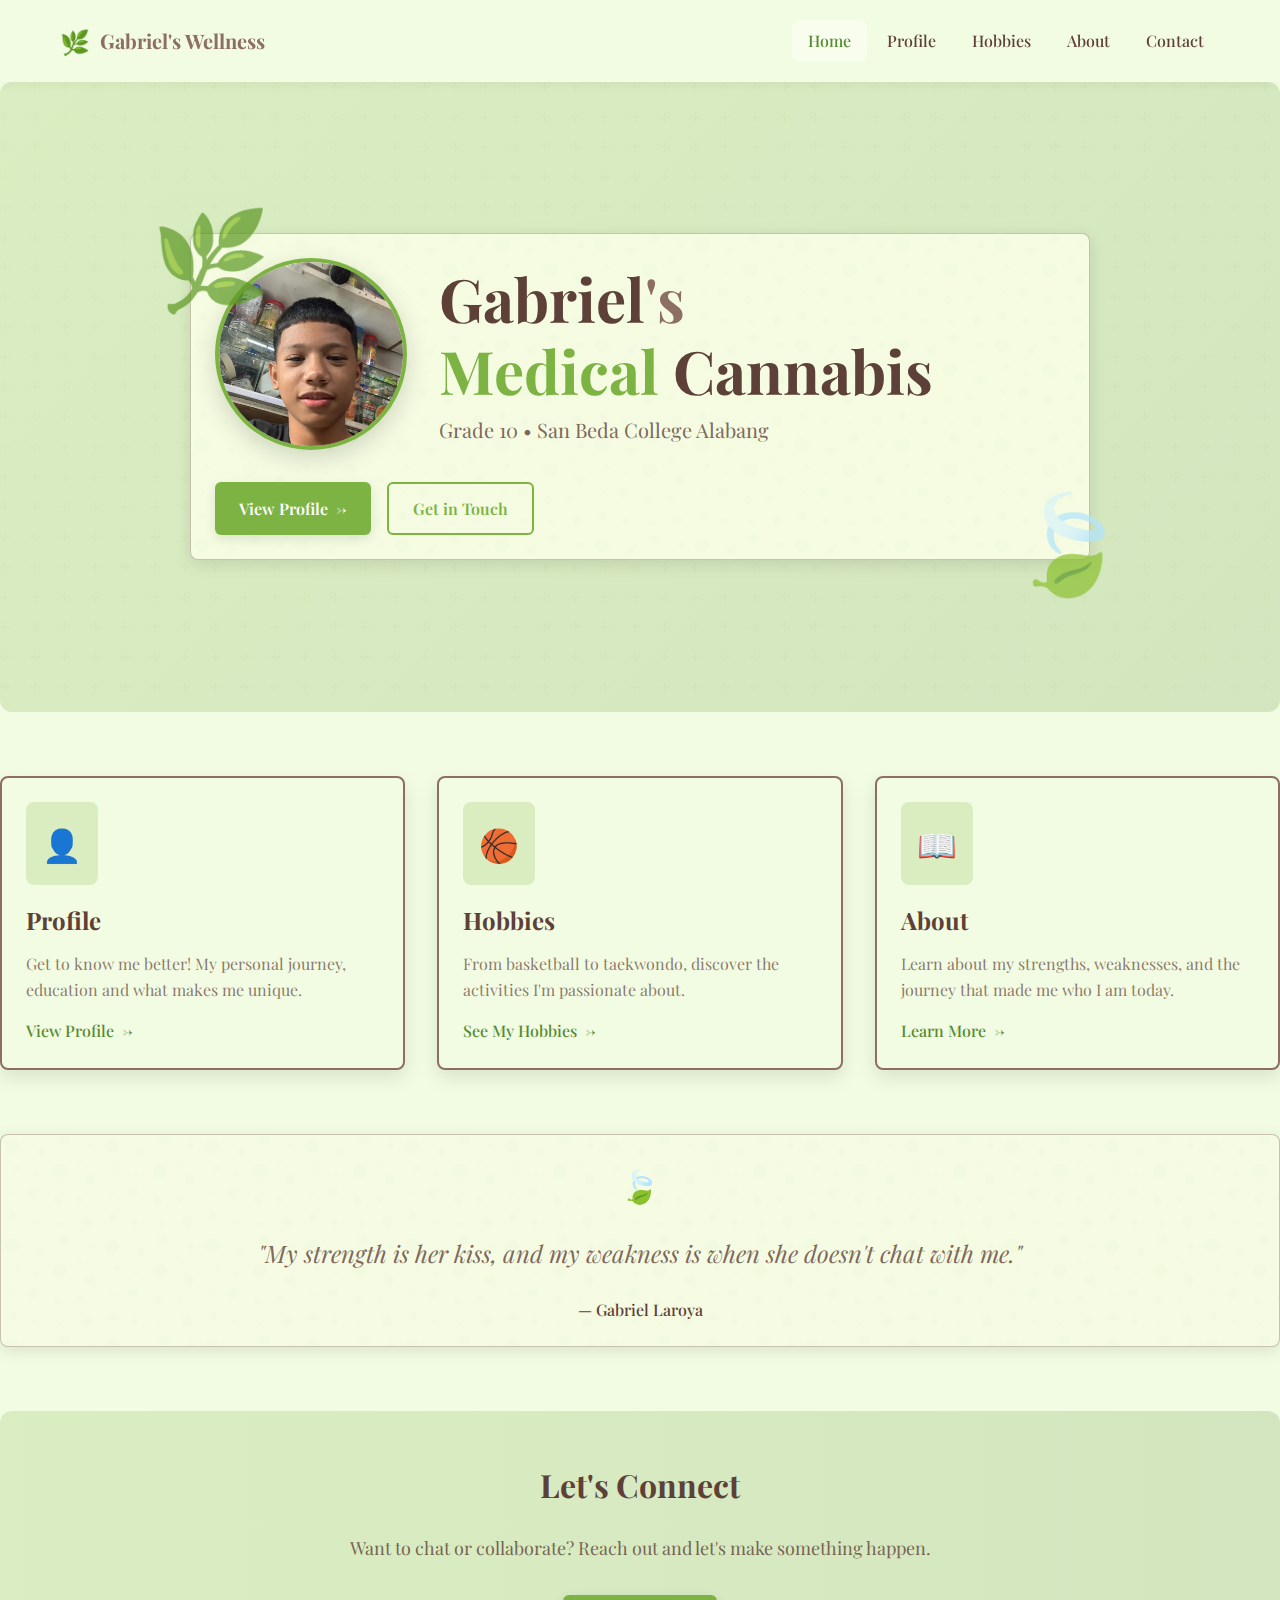
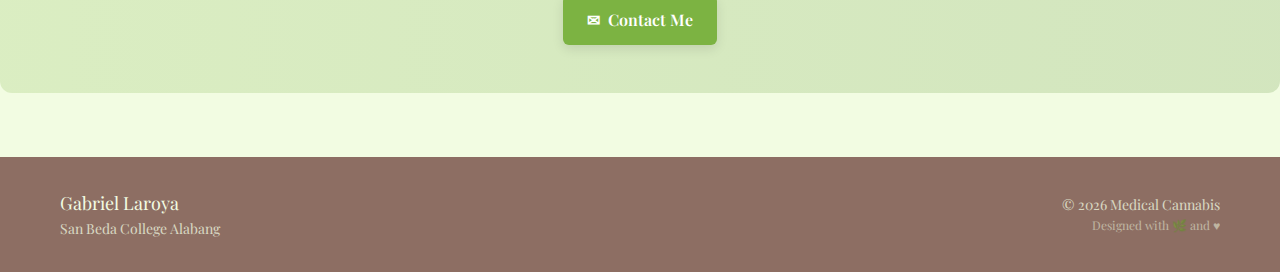
<file: index.html>
<!DOCTYPE html>
<html lang="en">
  <head>
    <meta charset="UTF-8" />
    <meta name="viewport" content="width=device-width, initial-scale=1.0" />
    <title>Gabriel's Medical Cannabis</title>
    <meta name="description" content="Gabriel's Medical Cannabis - Personal Wellness Website" />
    <meta name="author" content="Gabriel Laroya" />

    <link rel="stylesheet" href="styles/main.css">
    <link rel="stylesheet" href="https://fonts.googleapis.com/css2?family=Playfair+Display:wght@400;700&display=swap">
    
    <!-- Favicon -->
    <link rel="icon" href="favicon.ico" type="image/x-icon">
  </head>

  <body>
    <div class="wrapper">
      <!-- Header -->
      <header class="header">
        <div class="container">
          <a href="index.html" class="logo">
            <span class="logo-icon">🌿</span>
            <h1 class="logo-text">Gabriel's Wellness</h1>
          </a>
          
          <!-- Desktop Navigation -->
          <nav class="nav-desktop">
            <a href="index.html" class="nav-link active">Home</a>
            <a href="profile.html" class="nav-link">Profile</a>
            <a href="hobbies.html" class="nav-link">Hobbies</a>
            <a href="about.html" class="nav-link">About</a>
            <a href="contact.html" class="nav-link">Contact</a>
          </nav>
          
          <!-- Mobile Menu Button -->
          <button class="menu-toggle">
            <span class="menu-icon">☰</span>
          </button>
        </div>
        
        <!-- Mobile Navigation -->
        <nav class="nav-mobile">
          <a href="index.html" class="nav-link active">
            <span class="icon">🏠</span>
            <span>Home</span>
          </a>
          <a href="profile.html" class="nav-link">
            <span class="icon">👤</span>
            <span>Profile</span>
          </a>
          <a href="hobbies.html" class="nav-link">
            <span class="icon">🏀</span>
            <span>Hobbies</span>
          </a>
          <a href="about.html" class="nav-link">
            <span class="icon">📖</span>
            <span>About</span>
          </a>
          <a href="contact.html" class="nav-link">
            <span class="icon">✉</span>
            <span>Contact</span>
          </a>
        </nav>
      </header>

      <!-- Main Content -->
      <main>
        <!-- Hero Section -->
        <section class="hero">
          <div class="hero-background"></div>
          <div class="hero-pattern"></div>
          
          <div class="paper-card hero-content">
            <div class="hero-decoration left">
              <div class="cannabis-icon float-animation">🌿</div>
            </div>
            <div class="hero-decoration right">
              <div class="cannabis-icon float-animation">🍃</div>
            </div>
            
            <div class="hero-profile">
              <div class="profile-image">
                <img src="public/lovable-uploads/470251c0-5e0d-4df1-ac47-bb697e3ab111.png" alt="Gabriel Laroya">
              </div>
              <div class="profile-info">
                <h1>Gabriel<span class="accent-brown">'s</span> <br>
                  <span class="accent-green">Medical</span> Cannabis
                </h1>
                
                <p class="subtitle">
                  Grade 10 • San Beda College Alabang
                </p>
              </div>
            </div>
            
            <div class="hero-buttons">
              <a href="profile.html" class="cannabis-button">
                View Profile <span class="arrow">→</span>
              </a>
              <a href="contact.html" class="outline-button">
                Get in Touch
              </a>
            </div>
          </div>
        </section>

        <!-- Featured Sections -->
        <section class="featured-sections">
          <!-- Profile Teaser -->
          <div class="retro-card">
            <div class="card-icon">
              <span class="icon">👤</span>
            </div>
            <h2>Profile</h2>
            <p>
              Get to know me better! My personal journey, education and what makes me unique.
            </p>
            <a href="profile.html" class="card-link">
              View Profile <span class="arrow">→</span>
            </a>
          </div>
          
          <!-- Hobbies Teaser -->
          <div class="retro-card">
            <div class="card-icon">
              <span class="icon">🏀</span>
            </div>
            <h2>Hobbies</h2>
            <p>
              From basketball to taekwondo, discover the activities I'm passionate about.
            </p>
            <a href="hobbies.html" class="card-link">
              See My Hobbies <span class="arrow">→</span>
            </a>
          </div>
          
          <!-- About Teaser -->
          <div class="retro-card">
            <div class="card-icon">
              <span class="icon">📖</span>
            </div>
            <h2>About</h2>
            <p>
              Learn about my strengths, weaknesses, and the journey that made me who I am today.
            </p>
            <a href="about.html" class="card-link">
              Learn More <span class="arrow">→</span>
            </a>
          </div>
        </section>

        <!-- Quote Section -->
        <section class="quote-section">
          <div class="paper-card quote-container">
            <span class="leaf-icon">🍃</span>
            <blockquote>
              "My strength is her kiss, and my weakness is when she doesn't chat with me."
            </blockquote>
            <p class="quote-author">— Gabriel Laroya</p>
          </div>
        </section>

        <!-- Contact CTA -->
        <section class="contact-cta">
          <div class="cta-container">
            <h2>Let's Connect</h2>
            <p>
              Want to chat or collaborate? Reach out and let's make something happen.
            </p>
            <a href="contact.html" class="cannabis-button">
              <span class="icon">✉</span>
              Contact Me
            </a>
          </div>
        </section>
      </main>

      <!-- Footer -->
      <footer>
        <div class="container">
          <div class="footer-content">
            <div class="footer-info">
              <p class="footer-name">Gabriel Laroya</p>
              <p class="footer-school">San Beda College Alabang</p>
            </div>
            <div class="footer-meta">
              <p class="footer-copyright">© <span id="current-year">2024</span> Medical Cannabis</p>
              <p class="footer-tagline">Designed with 🌿 and ♥</p>
            </div>
          </div>
        </div>
      </footer>
    </div>

    <script>
      // Set current year in footer
      document.getElementById('current-year').textContent = new Date().getFullYear();
      
      // Mobile menu toggle
      const menuToggle = document.querySelector('.menu-toggle');
      const navMobile = document.querySelector('.nav-mobile');
      
      menuToggle.addEventListener('click', () => {
        navMobile.classList.toggle('active');
        menuToggle.classList.toggle('open');
      });
    </script>
  </body>
</html>
</file>
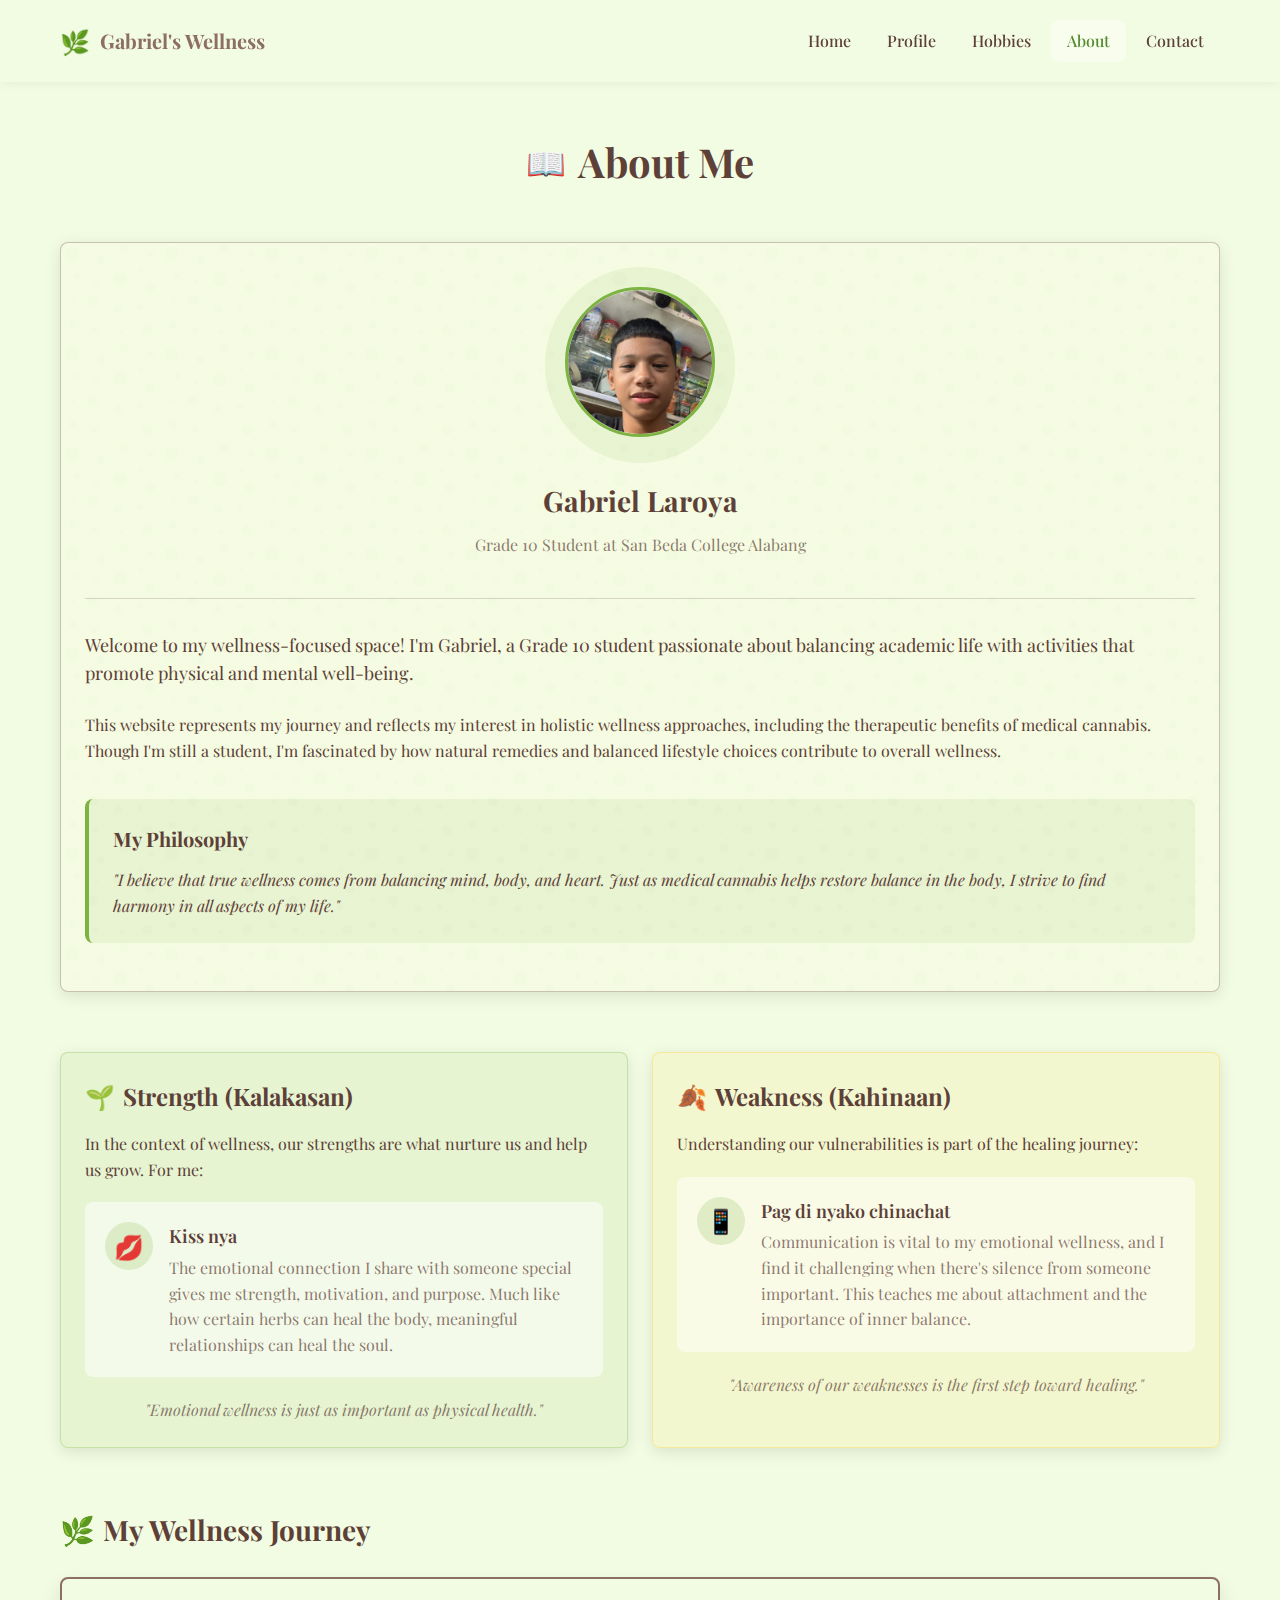
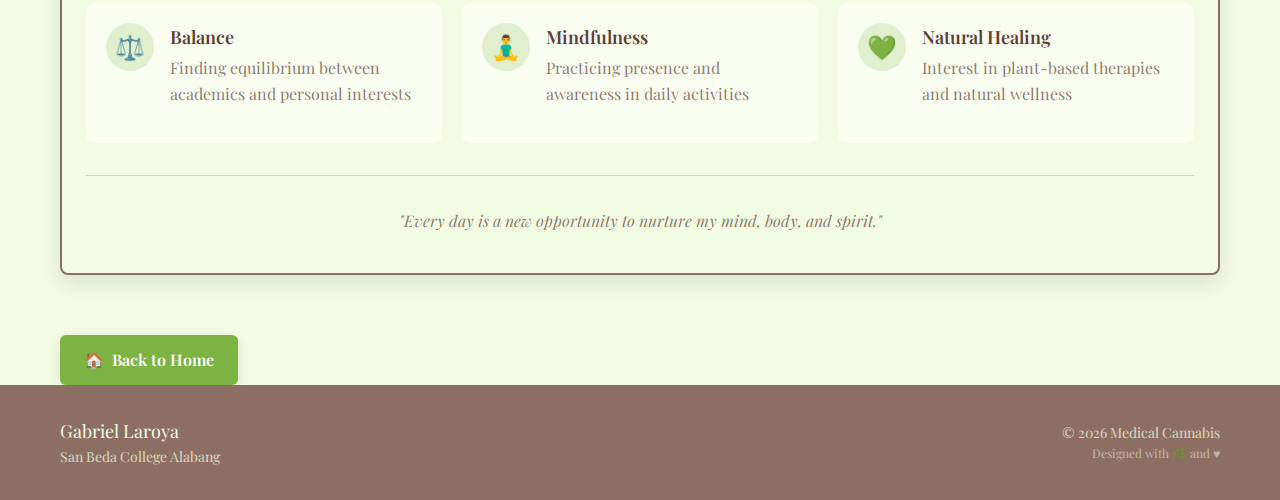
<file: about.html>
<!DOCTYPE html>
<html lang="en">
  <head>
    <meta charset="UTF-8" />
    <meta name="viewport" content="width=device-width, initial-scale=1.0" />
    <title>About - Gabriel's Medical Cannabis</title>
    <meta name="description" content="About Gabriel Laroya - Strengths, Weaknesses, and Personal Journey" />
    
    <link rel="stylesheet" href="styles/main.css">
    <link rel="stylesheet" href="https://fonts.googleapis.com/css2?family=Playfair+Display:wght@400;700&display=swap">
    
    <link rel="icon" href="favicon.ico" type="image/x-icon">
  </head>

  <body>
    <div class="wrapper">
      <!-- Header -->
      <header class="header">
        <div class="container">
          <a href="index.html" class="logo">
            <span class="logo-icon">🌿</span>
            <h1 class="logo-text">Gabriel's Wellness</h1>
          </a>
          
          <!-- Desktop Navigation -->
          <nav class="nav-desktop">
            <a href="index.html" class="nav-link">Home</a>
            <a href="profile.html" class="nav-link">Profile</a>
            <a href="hobbies.html" class="nav-link">Hobbies</a>
            <a href="about.html" class="nav-link active">About</a>
            <a href="contact.html" class="nav-link">Contact</a>
          </nav>
          
          <!-- Mobile Menu Button -->
          <button class="menu-toggle">
            <span class="menu-icon">☰</span>
          </button>
        </div>
        
        <!-- Mobile Navigation -->
        <nav class="nav-mobile">
          <a href="index.html" class="nav-link">
            <span class="icon">🏠</span>
            <span>Home</span>
          </a>
          <a href="profile.html" class="nav-link">
            <span class="icon">👤</span>
            <span>Profile</span>
          </a>
          <a href="hobbies.html" class="nav-link">
            <span class="icon">🏀</span>
            <span>Hobbies</span>
          </a>
          <a href="about.html" class="nav-link active">
            <span class="icon">📖</span>
            <span>About</span>
          </a>
          <a href="contact.html" class="nav-link">
            <span class="icon">✉</span>
            <span>Contact</span>
          </a>
        </nav>
      </header>

      <!-- Main Content -->
      <main>
        <div class="container">
          <h1 class="page-title">
            <span class="icon">📖</span> About Me
          </h1>
          
          <div class="page-section">
            <div class="paper-card">
              <div style="text-align: center; margin-bottom: 40px;">
                <div style="display: inline-block; padding: 20px; background-color: rgba(124, 179, 66, 0.1); border-radius: 50%; margin-bottom: 16px;">
                  <img src="public/lovable-uploads/470251c0-5e0d-4df1-ac47-bb697e3ab111.png" alt="Gabriel Laroya" style="width: 150px; height: 150px; border-radius: 50%; object-fit: cover; border: 3px solid var(--cannabis-green);">
                </div>
                <h2 style="font-size: 28px; font-weight: bold; margin-bottom: 8px;">Gabriel Laroya</h2>
                <p style="color: rgba(93, 64, 55, 0.7);">Grade 10 Student at San Beda College Alabang</p>
              </div>
              
              <div class="divider"></div>
              
              <p style="margin-bottom: 24px; font-size: 18px;">
                Welcome to my wellness-focused space! I'm Gabriel, a Grade 10 student passionate about balancing academic life with activities that promote physical and mental well-being.
              </p>
              
              <p style="margin-bottom: 36px;">
                This website represents my journey and reflects my interest in holistic wellness approaches, including the therapeutic benefits of medical cannabis. Though I'm still a student, I'm fascinated by how natural remedies and balanced lifestyle choices contribute to overall wellness.
              </p>
              
              <div style="background-color: rgba(124, 179, 66, 0.1); padding: 24px; border-radius: 8px; border-left: 4px solid var(--cannabis-green); margin-bottom: 24px;">
                <h3 style="font-size: 20px; font-weight: bold; margin-bottom: 12px;">My Philosophy</h3>
                <p style="font-style: italic;">
                  "I believe that true wellness comes from balancing mind, body, and heart. Just as medical cannabis helps restore balance in the body, I strive to find harmony in all aspects of my life."
                </p>
              </div>
            </div>
          </div>
          
          <div class="page-section">
            <div class="strength-weakness-container">
              <div class="strength-card">
                <h3 class="strength-weakness-title">
                  <span class="strength-icon">🌱</span> Strength (Kalakasan)
                </h3>
                
                <p style="margin-bottom: 20px;">
                  In the context of wellness, our strengths are what nurture us and help us grow. For me:
                </p>
                
                <div class="info-card">
                  <div class="info-icon">💋</div>
                  <div class="info-content">
                    <h3>Kiss nya</h3>
                    <p>The emotional connection I share with someone special gives me strength, motivation, and purpose. Much like how certain herbs can heal the body, meaningful relationships can heal the soul.</p>
                  </div>
                </div>
                
                <div style="margin-top: 20px; text-align: center;">
                  <p style="font-style: italic; color: rgba(93, 64, 55, 0.7);">
                    "Emotional wellness is just as important as physical health."
                  </p>
                </div>
              </div>
              
              <div class="weakness-card">
                <h3 class="strength-weakness-title">
                  <span class="weakness-icon">🍂</span> Weakness (Kahinaan)
                </h3>
                
                <p style="margin-bottom: 20px;">
                  Understanding our vulnerabilities is part of the healing journey:
                </p>
                
                <div class="info-card">
                  <div class="info-icon">📱</div>
                  <div class="info-content">
                    <h3>Pag di nyako chinachat</h3>
                    <p>Communication is vital to my emotional wellness, and I find it challenging when there's silence from someone important. This teaches me about attachment and the importance of inner balance.</p>
                  </div>
                </div>
                
                <div style="margin-top: 20px; text-align: center;">
                  <p style="font-style: italic; color: rgba(93, 64, 55, 0.7);">
                    "Awareness of our weaknesses is the first step toward healing."
                  </p>
                </div>
              </div>
            </div>
          </div>
          
          <div class="page-section">
            <h2 class="section-title">
              <span class="icon">🌿</span> My Wellness Journey
            </h2>
            
            <div class="retro-card">
              <div class="info-grid">
                <div class="info-card">
                  <div class="info-icon">⚖️</div>
                  <div class="info-content">
                    <h3>Balance</h3>
                    <p>Finding equilibrium between academics and personal interests</p>
                  </div>
                </div>
                
                <div class="info-card">
                  <div class="info-icon">🧘‍♂️</div>
                  <div class="info-content">
                    <h3>Mindfulness</h3>
                    <p>Practicing presence and awareness in daily activities</p>
                  </div>
                </div>
                
                <div class="info-card">
                  <div class="info-icon">💚</div>
                  <div class="info-content">
                    <h3>Natural Healing</h3>
                    <p>Interest in plant-based therapies and natural wellness</p>
                  </div>
                </div>
              </div>
              
              <div class="divider"></div>
              
              <p style="text-align: center; font-style: italic; color: rgba(93, 64, 55, 0.7);">
                "Every day is a new opportunity to nurture my mind, body, and spirit."
              </p>
            </div>
          </div>
          
          <div class="page-actions">
            <a href="index.html" class="cannabis-button">
              <span class="icon">🏠</span> Back to Home
            </a>
          </div>
        </div>
      </main>

      <!-- Footer -->
      <footer>
        <div class="container">
          <div class="footer-content">
            <div class="footer-info">
              <p class="footer-name">Gabriel Laroya</p>
              <p class="footer-school">San Beda College Alabang</p>
            </div>
            <div class="footer-meta">
              <p class="footer-copyright">© <span id="current-year">2024</span> Medical Cannabis</p>
              <p class="footer-tagline">Designed with 🌿 and ♥</p>
            </div>
          </div>
        </div>
      </footer>
    </div>

    <script>
      // Set current year in footer
      document.getElementById('current-year').textContent = new Date().getFullYear();
      
      // Mobile menu toggle
      const menuToggle = document.querySelector('.menu-toggle');
      const navMobile = document.querySelector('.nav-mobile');
      
      menuToggle.addEventListener('click', () => {
        navMobile.classList.toggle('active');
        menuToggle.classList.toggle('open');
      });
    </script>
  </body>
</html>
</file>
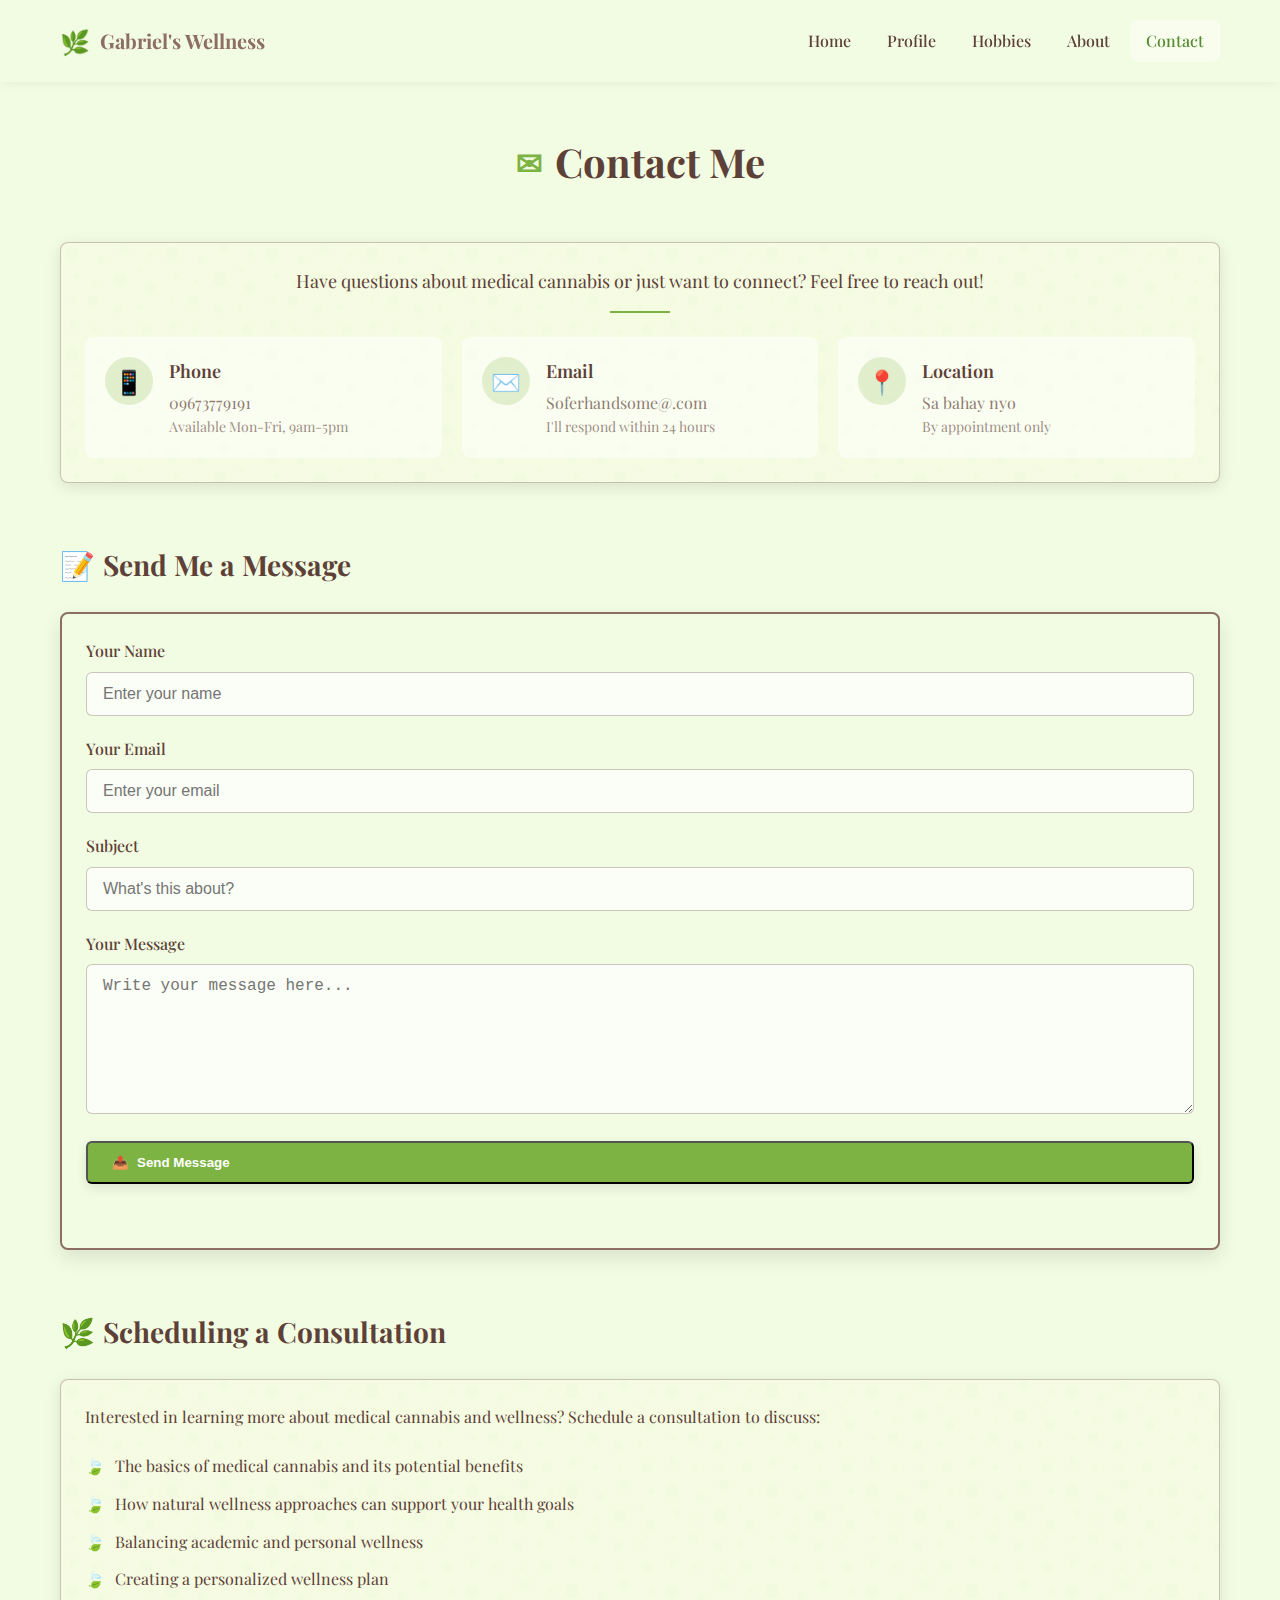
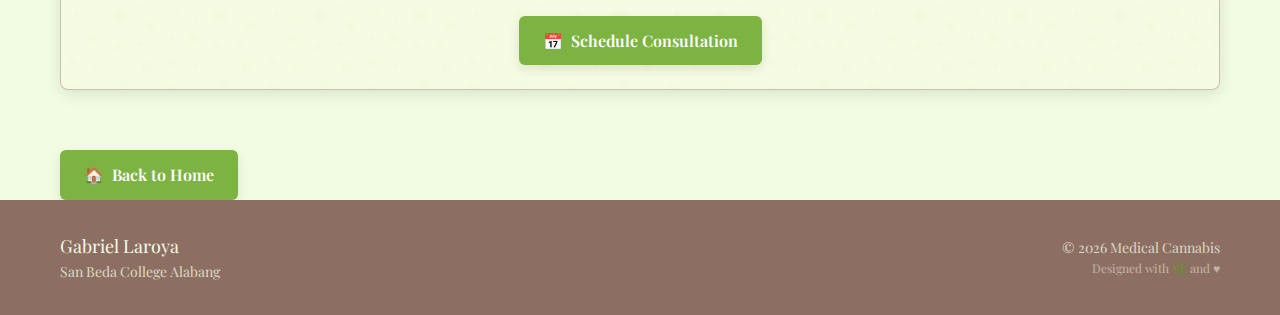
<file: contact.html>
<!DOCTYPE html>
<html lang="en">
  <head>
    <meta charset="UTF-8" />
    <meta name="viewport" content="width=device-width, initial-scale=1.0" />
    <title>Contact - Gabriel's Medical Cannabis</title>
    <meta name="description" content="Contact Gabriel Laroya - Get in touch and connect" />
    
    <link rel="stylesheet" href="styles/main.css">
    <link rel="stylesheet" href="https://fonts.googleapis.com/css2?family=Playfair+Display:wght@400;700&display=swap">
    
    <link rel="icon" href="favicon.ico" type="image/x-icon">
  </head>

  <body>
    <div class="wrapper">
      <!-- Header -->
      <header class="header">
        <div class="container">
          <a href="index.html" class="logo">
            <span class="logo-icon">🌿</span>
            <h1 class="logo-text">Gabriel's Wellness</h1>
          </a>
          
          <!-- Desktop Navigation -->
          <nav class="nav-desktop">
            <a href="index.html" class="nav-link">Home</a>
            <a href="profile.html" class="nav-link">Profile</a>
            <a href="hobbies.html" class="nav-link">Hobbies</a>
            <a href="about.html" class="nav-link">About</a>
            <a href="contact.html" class="nav-link active">Contact</a>
          </nav>
          
          <!-- Mobile Menu Button -->
          <button class="menu-toggle">
            <span class="menu-icon">☰</span>
          </button>
        </div>
        
        <!-- Mobile Navigation -->
        <nav class="nav-mobile">
          <a href="index.html" class="nav-link">
            <span class="icon">🏠</span>
            <span>Home</span>
          </a>
          <a href="profile.html" class="nav-link">
            <span class="icon">👤</span>
            <span>Profile</span>
          </a>
          <a href="hobbies.html" class="nav-link">
            <span class="icon">🏀</span>
            <span>Hobbies</span>
          </a>
          <a href="about.html" class="nav-link">
            <span class="icon">📖</span>
            <span>About</span>
          </a>
          <a href="contact.html" class="nav-link active">
            <span class="icon">✉</span>
            <span>Contact</span>
          </a>
        </nav>
      </header>

      <!-- Main Content -->
      <main>
        <div class="container">
          <h1 class="page-title">
            <span class="icon">✉</span> Contact Me
          </h1>
          
          <div class="page-section">
            <div class="paper-card">
              <div style="text-align: center; margin-bottom: 24px;">
                <p style="font-size: 18px; margin-bottom: 16px; color: var(--cannabis-text);">
                  Have questions about medical cannabis or just want to connect? Feel free to reach out!
                </p>
                <div style="width: 60px; height: 2px; background-color: var(--cannabis-green); margin: 0 auto;"></div>
              </div>
              
              <div class="info-grid">
                <div class="info-card">
                  <div class="info-icon">📱</div>
                  <div class="info-content">
                    <h3>Phone</h3>
                    <p>09673779191</p>
                    <p style="font-size: 14px; color: rgba(93, 64, 55, 0.6);">Available Mon-Fri, 9am-5pm</p>
                  </div>
                </div>
                
                <div class="info-card">
                  <div class="info-icon">✉️</div>
                  <div class="info-content">
                    <h3>Email</h3>
                    <p>Soferhandsome@.com</p>
                    <p style="font-size: 14px; color: rgba(93, 64, 55, 0.6);">I'll respond within 24 hours</p>
                  </div>
                </div>
                
                <div class="info-card">
                  <div class="info-icon">📍</div>
                  <div class="info-content">
                    <h3>Location</h3>
                    <p>Sa bahay nyo</p>
                    <p style="font-size: 14px; color: rgba(93, 64, 55, 0.6);">By appointment only</p>
                  </div>
                </div>
              </div>
            </div>
          </div>
          
          <div class="page-section">
            <h2 class="section-title">
              <span class="icon">📝</span> Send Me a Message
            </h2>
            
            <div class="retro-card">
              <form class="contact-form">
                <div class="form-group">
                  <label for="name">Your Name</label>
                  <input type="text" id="name" class="form-control" placeholder="Enter your name">
                </div>
                
                <div class="form-group">
                  <label for="email">Your Email</label>
                  <input type="email" id="email" class="form-control" placeholder="Enter your email">
                </div>
                
                <div class="form-group">
                  <label for="subject">Subject</label>
                  <input type="text" id="subject" class="form-control" placeholder="What's this about?">
                </div>
                
                <div class="form-group">
                  <label for="message">Your Message</label>
                  <textarea id="message" class="form-control" placeholder="Write your message here..."></textarea>
                </div>
                
                <button type="submit" class="cannabis-button" style="width: 100%;">
                  <span class="icon">📤</span> Send Message
                </button>
              </form>
            </div>
          </div>
          
          <div class="page-section">
            <h2 class="section-title">
              <span class="icon">🌿</span> Scheduling a Consultation
            </h2>
            
            <div class="paper-card">
              <p style="margin-bottom: 24px;">
                Interested in learning more about medical cannabis and wellness? Schedule a consultation to discuss:
              </p>
              
              <ul class="leaf-list">
                <li>The basics of medical cannabis and its potential benefits</li>
                <li>How natural wellness approaches can support your health goals</li>
                <li>Balancing academic and personal wellness</li>
                <li>Creating a personalized wellness plan</li>
              </ul>
              
              <div style="margin-top: 24px; text-align: center;">
                <a href="#" class="cannabis-button">
                  <span class="icon">📅</span> Schedule Consultation
                </a>
              </div>
            </div>
          </div>
          
          <div class="page-actions">
            <a href="index.html" class="cannabis-button">
              <span class="icon">🏠</span> Back to Home
            </a>
          </div>
        </div>
      </main>

      <!-- Footer -->
      <footer>
        <div class="container">
          <div class="footer-content">
            <div class="footer-info">
              <p class="footer-name">Gabriel Laroya</p>
              <p class="footer-school">San Beda College Alabang</p>
            </div>
            <div class="footer-meta">
              <p class="footer-copyright">© <span id="current-year">2024</span> Medical Cannabis</p>
              <p class="footer-tagline">Designed with 🌿 and ♥</p>
            </div>
          </div>
        </div>
      </footer>
    </div>

    <script>
      // Set current year in footer
      document.getElementById('current-year').textContent = new Date().getFullYear();
      
      // Mobile menu toggle
      const menuToggle = document.querySelector('.menu-toggle');
      const navMobile = document.querySelector('.nav-mobile');
      
      menuToggle.addEventListener('click', () => {
        navMobile.classList.toggle('active');
        menuToggle.classList.toggle('open');
      });
      
      // Form submission handler
      const contactForm = document.querySelector('.contact-form');
      if (contactForm) {
        contactForm.addEventListener('submit', function(e) {
          e.preventDefault();
          alert('Thanks for your message! I\'ll get back to you soon.');
          contactForm.reset();
        });
      }
    </script>
  </body>
</html>
</file>
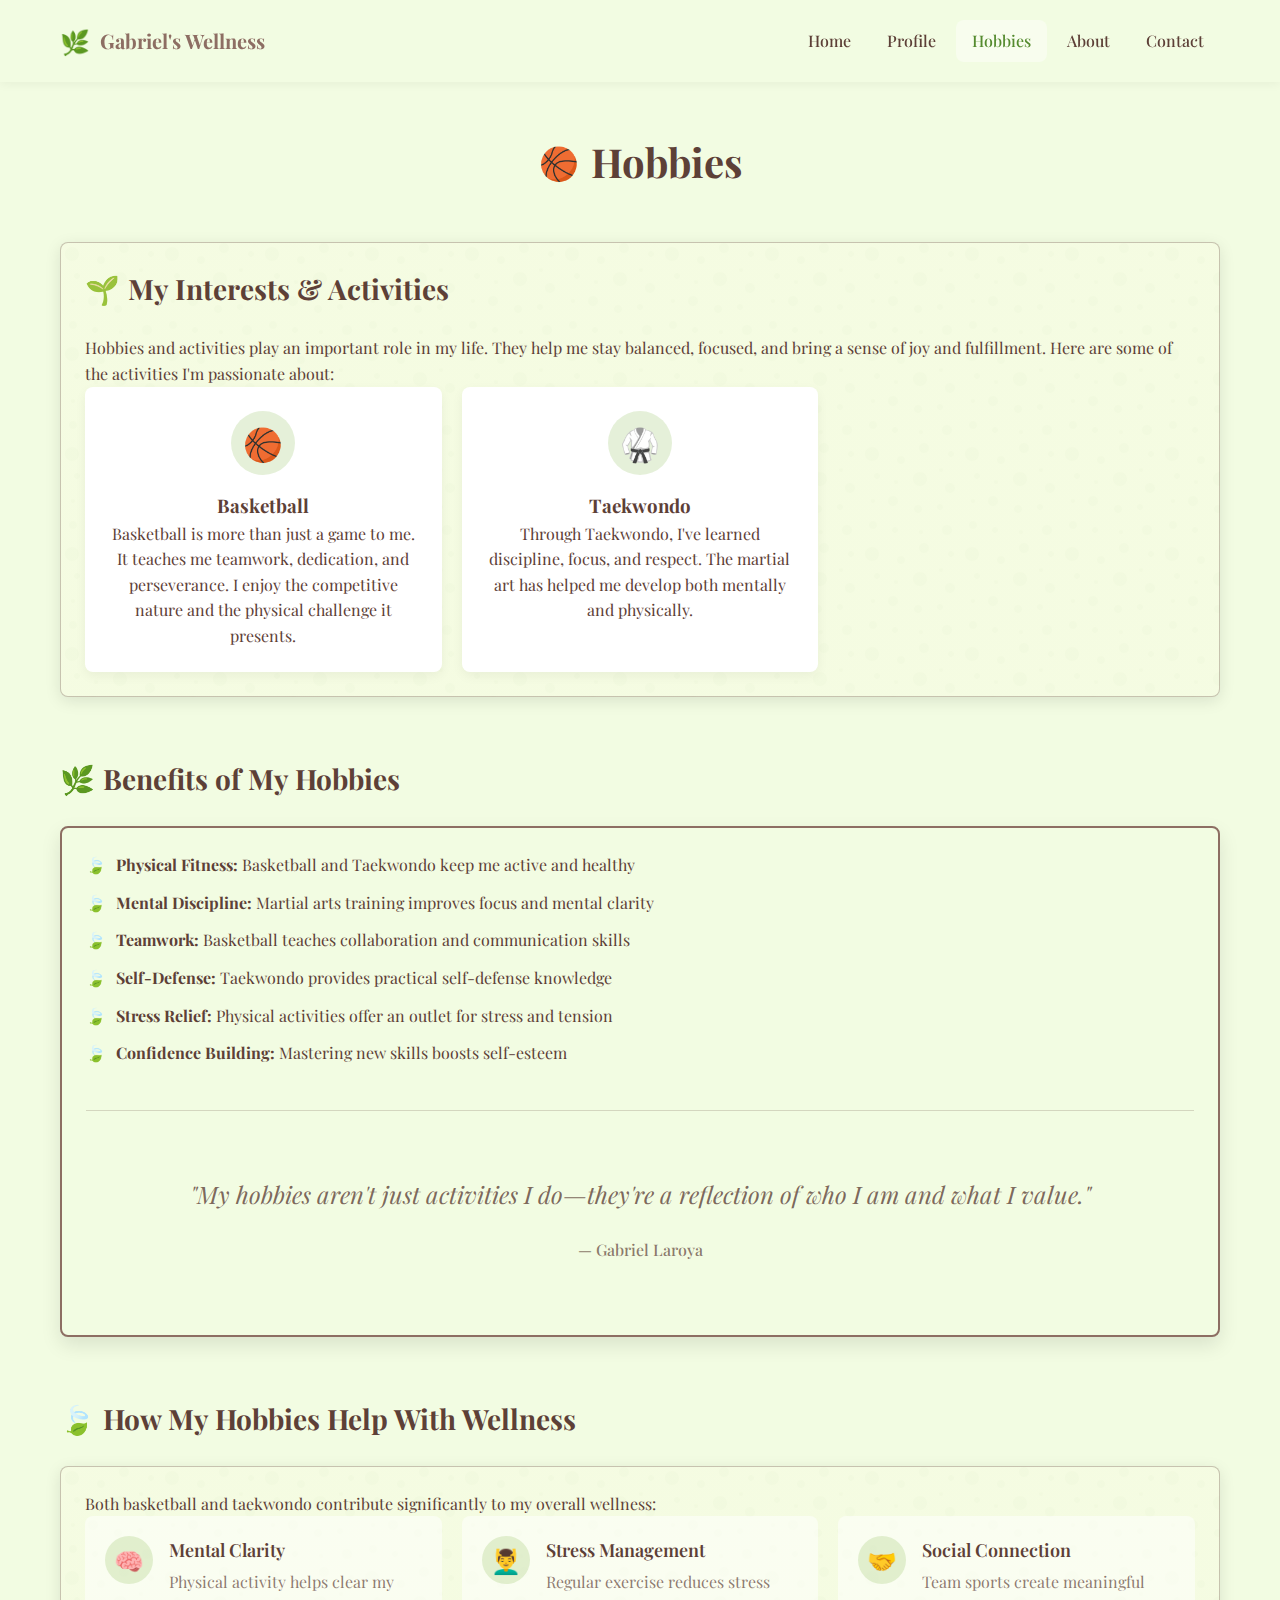
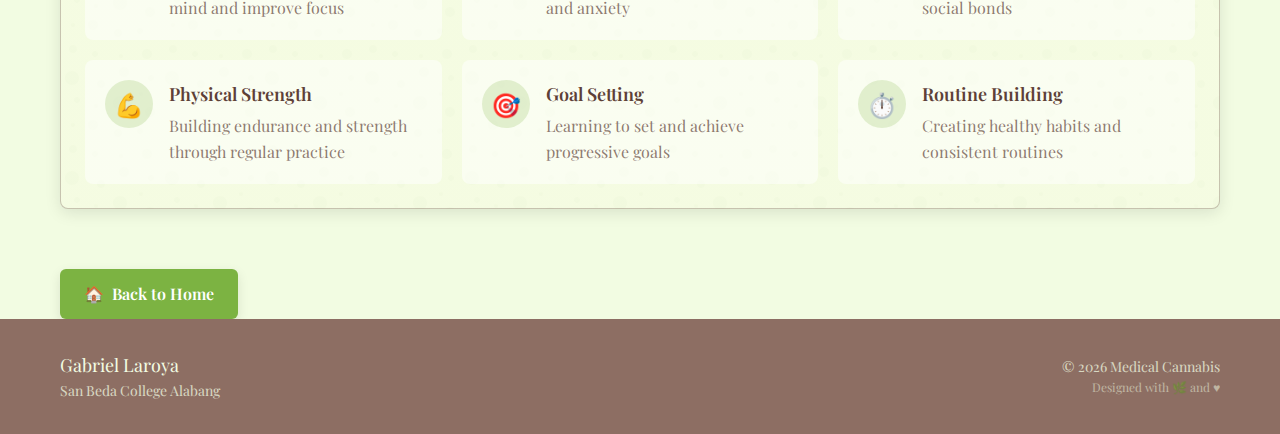
<file: hobbies.html>
<!DOCTYPE html>
<html lang="en">
  <head>
    <meta charset="UTF-8" />
    <meta name="viewport" content="width=device-width, initial-scale=1.0" />
    <title>Hobbies - Gabriel's Medical Cannabis</title>
    <meta name="description" content="Gabriel Laroya's Hobbies and Interests" />
    
    <link rel="stylesheet" href="styles/main.css">
    <link rel="stylesheet" href="https://fonts.googleapis.com/css2?family=Playfair+Display:wght@400;700&display=swap">
    
    <link rel="icon" href="favicon.ico" type="image/x-icon">
  </head>

  <body>
    <div class="wrapper">
      <!-- Header -->
      <header class="header">
        <div class="container">
          <a href="index.html" class="logo">
            <span class="logo-icon">🌿</span>
            <h1 class="logo-text">Gabriel's Wellness</h1>
          </a>
          
          <!-- Desktop Navigation -->
          <nav class="nav-desktop">
            <a href="index.html" class="nav-link">Home</a>
            <a href="profile.html" class="nav-link">Profile</a>
            <a href="hobbies.html" class="nav-link active">Hobbies</a>
            <a href="about.html" class="nav-link">About</a>
            <a href="contact.html" class="nav-link">Contact</a>
          </nav>
          
          <!-- Mobile Menu Button -->
          <button class="menu-toggle">
            <span class="menu-icon">☰</span>
          </button>
        </div>
        
        <!-- Mobile Navigation -->
        <nav class="nav-mobile">
          <a href="index.html" class="nav-link">
            <span class="icon">🏠</span>
            <span>Home</span>
          </a>
          <a href="profile.html" class="nav-link">
            <span class="icon">👤</span>
            <span>Profile</span>
          </a>
          <a href="hobbies.html" class="nav-link active">
            <span class="icon">🏀</span>
            <span>Hobbies</span>
          </a>
          <a href="about.html" class="nav-link">
            <span class="icon">📖</span>
            <span>About</span>
          </a>
          <a href="contact.html" class="nav-link">
            <span class="icon">✉</span>
            <span>Contact</span>
          </a>
        </nav>
      </header>

      <!-- Main Content -->
      <main>
        <div class="container">
          <h1 class="page-title">
            <span class="icon">🏀</span> Hobbies
          </h1>
          
          <div class="page-section">
            <div class="paper-card">
              <h2 class="section-title">
                <span class="icon">🌱</span> My Interests & Activities
              </h2>
              
              <p class="mb-6">
                Hobbies and activities play an important role in my life. They help me stay balanced, focused, and bring a sense of joy and fulfillment. Here are some of the activities I'm passionate about:
              </p>
              
              <div class="info-grid">
                <div class="hobby-card">
                  <div class="hobby-icon">
                    <span>🏀</span>
                  </div>
                  <h3 class="text-xl font-semibold mb-3">Basketball</h3>
                  <p>
                    Basketball is more than just a game to me. It teaches me teamwork, dedication, and perseverance. I enjoy the competitive nature and the physical challenge it presents.
                  </p>
                </div>
                
                <div class="hobby-card">
                  <div class="hobby-icon">
                    <span>🥋</span>
                  </div>
                  <h3 class="text-xl font-semibold mb-3">Taekwondo</h3>
                  <p>
                    Through Taekwondo, I've learned discipline, focus, and respect. The martial art has helped me develop both mentally and physically.
                  </p>
                </div>
              </div>
            </div>
          </div>
          
          <div class="page-section">
            <h2 class="section-title">
              <span class="icon">🌿</span> Benefits of My Hobbies
            </h2>
            
            <div class="retro-card">
              <ul class="leaf-list">
                <li>
                  <strong>Physical Fitness:</strong> Basketball and Taekwondo keep me active and healthy
                </li>
                <li>
                  <strong>Mental Discipline:</strong> Martial arts training improves focus and mental clarity
                </li>
                <li>
                  <strong>Teamwork:</strong> Basketball teaches collaboration and communication skills
                </li>
                <li>
                  <strong>Self-Defense:</strong> Taekwondo provides practical self-defense knowledge
                </li>
                <li>
                  <strong>Stress Relief:</strong> Physical activities offer an outlet for stress and tension
                </li>
                <li>
                  <strong>Confidence Building:</strong> Mastering new skills boosts self-esteem
                </li>
              </ul>
              
              <div class="divider"></div>
              
              <div class="quote-container">
                <blockquote>
                  "My hobbies aren't just activities I do—they're a reflection of who I am and what I value."
                </blockquote>
                <p class="quote-author">— Gabriel Laroya</p>
              </div>
            </div>
          </div>
          
          <div class="page-section">
            <h2 class="section-title">
              <span class="icon">🍃</span> How My Hobbies Help With Wellness
            </h2>
            
            <div class="paper-card">
              <p class="mb-4">
                Both basketball and taekwondo contribute significantly to my overall wellness:
              </p>
              
              <div class="info-grid">
                <div class="info-card">
                  <div class="info-icon">🧠</div>
                  <div class="info-content">
                    <h3>Mental Clarity</h3>
                    <p>Physical activity helps clear my mind and improve focus</p>
                  </div>
                </div>
                
                <div class="info-card">
                  <div class="info-icon">💆‍♂️</div>
                  <div class="info-content">
                    <h3>Stress Management</h3>
                    <p>Regular exercise reduces stress and anxiety</p>
                  </div>
                </div>
                
                <div class="info-card">
                  <div class="info-icon">🤝</div>
                  <div class="info-content">
                    <h3>Social Connection</h3>
                    <p>Team sports create meaningful social bonds</p>
                  </div>
                </div>
                
                <div class="info-card">
                  <div class="info-icon">💪</div>
                  <div class="info-content">
                    <h3>Physical Strength</h3>
                    <p>Building endurance and strength through regular practice</p>
                  </div>
                </div>
                
                <div class="info-card">
                  <div class="info-icon">🎯</div>
                  <div class="info-content">
                    <h3>Goal Setting</h3>
                    <p>Learning to set and achieve progressive goals</p>
                  </div>
                </div>
                
                <div class="info-card">
                  <div class="info-icon">⏱️</div>
                  <div class="info-content">
                    <h3>Routine Building</h3>
                    <p>Creating healthy habits and consistent routines</p>
                  </div>
                </div>
              </div>
            </div>
          </div>
          
          <div class="page-actions">
            <a href="index.html" class="cannabis-button">
              <span class="icon">🏠</span> Back to Home
            </a>
          </div>
        </div>
      </main>

      <!-- Footer -->
      <footer>
        <div class="container">
          <div class="footer-content">
            <div class="footer-info">
              <p class="footer-name">Gabriel Laroya</p>
              <p class="footer-school">San Beda College Alabang</p>
            </div>
            <div class="footer-meta">
              <p class="footer-copyright">© <span id="current-year">2024</span> Medical Cannabis</p>
              <p class="footer-tagline">Designed with 🌿 and ♥</p>
            </div>
          </div>
        </div>
      </footer>
    </div>

    <script>
      // Set current year in footer
      document.getElementById('current-year').textContent = new Date().getFullYear();
      
      // Mobile menu toggle
      const menuToggle = document.querySelector('.menu-toggle');
      const navMobile = document.querySelector('.nav-mobile');
      
      menuToggle.addEventListener('click', () => {
        navMobile.classList.toggle('active');
        menuToggle.classList.toggle('open');
      });
    </script>
  </body>
</html>
</file>
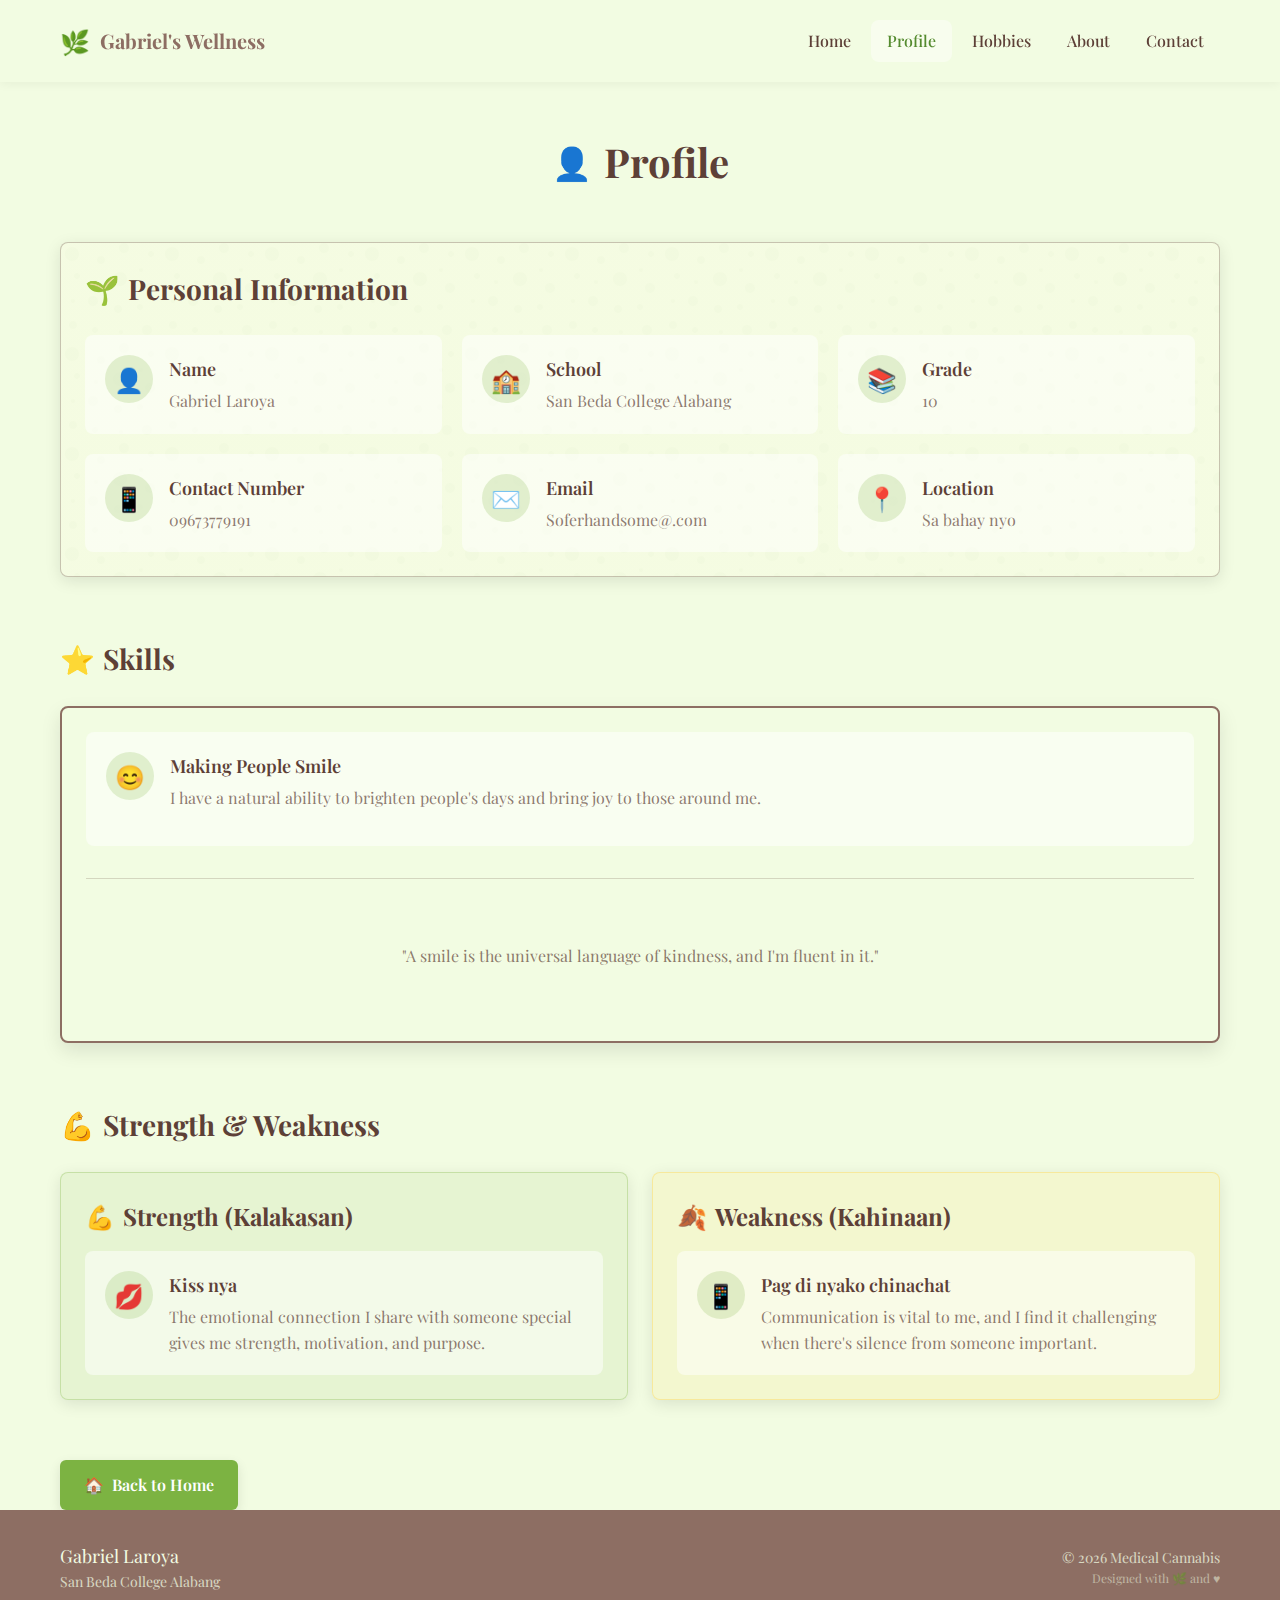
<file: profile.html>
<!DOCTYPE html>
<html lang="en">
  <head>
    <meta charset="UTF-8" />
    <meta name="viewport" content="width=device-width, initial-scale=1.0" />
    <title>Profile - Gabriel's Medical Cannabis</title>
    <meta name="description" content="Gabriel Laroya's Profile - Personal details and information" />
    
    <link rel="stylesheet" href="styles/main.css">
    <link rel="stylesheet" href="https://fonts.googleapis.com/css2?family=Playfair+Display:wght@400;700&display=swap">
    
    <link rel="icon" href="favicon.ico" type="image/x-icon">
  </head>

  <body>
    <div class="wrapper">
      <!-- Header -->
      <header class="header">
        <div class="container">
          <a href="index.html" class="logo">
            <span class="logo-icon">🌿</span>
            <h1 class="logo-text">Gabriel's Wellness</h1>
          </a>
          
          <!-- Desktop Navigation -->
          <nav class="nav-desktop">
            <a href="index.html" class="nav-link">Home</a>
            <a href="profile.html" class="nav-link active">Profile</a>
            <a href="hobbies.html" class="nav-link">Hobbies</a>
            <a href="about.html" class="nav-link">About</a>
            <a href="contact.html" class="nav-link">Contact</a>
          </nav>
          
          <!-- Mobile Menu Button -->
          <button class="menu-toggle">
            <span class="menu-icon">☰</span>
          </button>
        </div>
        
        <!-- Mobile Navigation -->
        <nav class="nav-mobile">
          <a href="index.html" class="nav-link">
            <span class="icon">🏠</span>
            <span>Home</span>
          </a>
          <a href="profile.html" class="nav-link active">
            <span class="icon">👤</span>
            <span>Profile</span>
          </a>
          <a href="hobbies.html" class="nav-link">
            <span class="icon">🏀</span>
            <span>Hobbies</span>
          </a>
          <a href="about.html" class="nav-link">
            <span class="icon">📖</span>
            <span>About</span>
          </a>
          <a href="contact.html" class="nav-link">
            <span class="icon">✉</span>
            <span>Contact</span>
          </a>
        </nav>
      </header>

      <!-- Main Content -->
      <main>
        <div class="container">
          <h1 class="page-title">
            <span class="icon">👤</span> Profile
          </h1>
          
          <div class="page-section">
            <div class="paper-card">
              <h2 class="section-title">
                <span class="icon">🌱</span> Personal Information
              </h2>
              
              <div class="info-grid">
                <div class="info-card">
                  <div class="info-icon">👤</div>
                  <div class="info-content">
                    <h3>Name</h3>
                    <p>Gabriel Laroya</p>
                  </div>
                </div>
                
                <div class="info-card">
                  <div class="info-icon">🏫</div>
                  <div class="info-content">
                    <h3>School</h3>
                    <p>San Beda College Alabang</p>
                  </div>
                </div>
                
                <div class="info-card">
                  <div class="info-icon">📚</div>
                  <div class="info-content">
                    <h3>Grade</h3>
                    <p>10</p>
                  </div>
                </div>
                
                <div class="info-card">
                  <div class="info-icon">📱</div>
                  <div class="info-content">
                    <h3>Contact Number</h3>
                    <p>09673779191</p>
                  </div>
                </div>
                
                <div class="info-card">
                  <div class="info-icon">✉️</div>
                  <div class="info-content">
                    <h3>Email</h3>
                    <p>Soferhandsome@.com</p>
                  </div>
                </div>
                
                <div class="info-card">
                  <div class="info-icon">📍</div>
                  <div class="info-content">
                    <h3>Location</h3>
                    <p>Sa bahay nyo</p>
                  </div>
                </div>
              </div>
            </div>
          </div>
          
          <div class="page-section">
            <h2 class="section-title">
              <span class="icon">⭐</span> Skills
            </h2>
            
            <div class="retro-card">
              <div class="info-card">
                <div class="info-icon">😊</div>
                <div class="info-content">
                  <h3>Making People Smile</h3>
                  <p>I have a natural ability to brighten people's days and bring joy to those around me.</p>
                </div>
              </div>
              
              <div class="divider"></div>
              
              <blockquote class="quote-container">
                <p>"A smile is the universal language of kindness, and I'm fluent in it."</p>
              </blockquote>
            </div>
          </div>
          
          <div class="page-section">
            <h2 class="section-title">
              <span class="icon">💪</span> Strength & Weakness
            </h2>
            
            <div class="strength-weakness-container">
              <div class="strength-card">
                <h3 class="strength-weakness-title">
                  <span class="strength-icon">💪</span> Strength (Kalakasan)
                </h3>
                <div class="info-card">
                  <div class="info-icon">💋</div>
                  <div class="info-content">
                    <h3>Kiss nya</h3>
                    <p>The emotional connection I share with someone special gives me strength, motivation, and purpose.</p>
                  </div>
                </div>
              </div>
              
              <div class="weakness-card">
                <h3 class="strength-weakness-title">
                  <span class="weakness-icon">🍂</span> Weakness (Kahinaan)
                </h3>
                <div class="info-card">
                  <div class="info-icon">📱</div>
                  <div class="info-content">
                    <h3>Pag di nyako chinachat</h3>
                    <p>Communication is vital to me, and I find it challenging when there's silence from someone important.</p>
                  </div>
                </div>
              </div>
            </div>
          </div>
          
          <div class="page-actions">
            <a href="index.html" class="cannabis-button">
              <span class="icon">🏠</span> Back to Home
            </a>
          </div>
        </div>
      </main>

      <!-- Footer -->
      <footer>
        <div class="container">
          <div class="footer-content">
            <div class="footer-info">
              <p class="footer-name">Gabriel Laroya</p>
              <p class="footer-school">San Beda College Alabang</p>
            </div>
            <div class="footer-meta">
              <p class="footer-copyright">© <span id="current-year">2024</span> Medical Cannabis</p>
              <p class="footer-tagline">Designed with 🌿 and ♥</p>
            </div>
          </div>
        </div>
      </footer>
    </div>

    <script>
      // Set current year in footer
      document.getElementById('current-year').textContent = new Date().getFullYear();
      
      // Mobile menu toggle
      const menuToggle = document.querySelector('.menu-toggle');
      const navMobile = document.querySelector('.nav-mobile');
      
      menuToggle.addEventListener('click', () => {
        navMobile.classList.toggle('active');
        menuToggle.classList.toggle('open');
      });
    </script>
  </body>
</html>
</file>
<file: styles/main.css>
/* Variables */
:root {
  --cannabis-light: #F2FCE2;
  --cannabis-cream: #FFF8E1;
  --cannabis-green: #7CB342;
  --cannabis-dark-green: #558B2F;
  --cannabis-brown: #8D6E63;
  --cannabis-accent: #FFCA28;
  --cannabis-light-accent: #FFE082;
  --cannabis-text: #5D4037;
  --white: #FFFFFF;
  --black: #333333;
  --shadow: rgba(0, 0, 0, 0.1);
}

/* Base Styles */
* {
  margin: 0;
  padding: 0;
  box-sizing: border-box;
}

body {
  font-family: 'Playfair Display', serif;
  background-color: var(--cannabis-light);
  color: var(--cannabis-text);
  line-height: 1.6;
}

.wrapper {
  min-height: 100vh;
  display: flex;
  flex-direction: column;
}

.container {
  width: 100%;
  max-width: 1200px;
  margin: 0 auto;
  padding: 0 20px;
}

a {
  text-decoration: none;
  color: inherit;
  transition: all 0.3s ease;
}

/* Header */
.header {
  padding: 20px 0;
  position: sticky;
  top: 0;
  z-index: 50;
  background-color: rgba(242, 252, 226, 0.9);
  backdrop-filter: blur(8px);
  box-shadow: 0 2px 10px rgba(0, 0, 0, 0.05);
}

.header .container {
  display: flex;
  justify-content: space-between;
  align-items: center;
}

.logo {
  display: flex;
  align-items: center;
  gap: 10px;
}

.logo-icon {
  font-size: 24px;
  color: var(--cannabis-green);
}

.logo-text {
  font-size: 20px;
  font-weight: bold;
  color: var(--cannabis-brown);
}

.nav-desktop {
  display: none;
}

.nav-link {
  padding: 8px 16px;
  border-radius: 8px;
  font-weight: 500;
  transition: all 0.3s;
}

.nav-link:hover {
  color: var(--cannabis-dark-green);
  background-color: rgba(255, 255, 255, 0.3);
}

.nav-link.active {
  color: var(--cannabis-dark-green);
  background-color: rgba(255, 255, 255, 0.4);
}

.menu-toggle {
  background: none;
  border: none;
  cursor: pointer;
  font-size: 24px;
  color: var(--cannabis-brown);
}

.menu-toggle.open {
  color: var(--cannabis-dark-green);
}

.nav-mobile {
  display: flex;
  flex-direction: column;
  background-color: var(--cannabis-light);
  padding: 16px;
  position: absolute;
  top: 100%;
  left: 0;
  right: 0;
  z-index: 40;
  box-shadow: 0 4px 12px rgba(0, 0, 0, 0.1);
  transform: translateY(-100%);
  opacity: 0;
  pointer-events: none;
  transition: all 0.3s;
}

.nav-mobile.active {
  transform: translateY(0);
  opacity: 1;
  pointer-events: auto;
}

.nav-mobile .nav-link {
  display: flex;
  align-items: center;
  gap: 12px;
  padding: 12px 16px;
  margin-bottom: 4px;
}

.nav-mobile .icon {
  font-size: 18px;
}

/* Hero Section */
.hero {
  position: relative;
  min-height: 70vh;
  display: flex;
  align-items: center;
  padding: 24px;
  margin-bottom: 64px;
  overflow: hidden;
  border-radius: 12px;
}

.hero-background {
  position: absolute;
  inset: 0;
  background: linear-gradient(135deg, rgba(125, 179, 66, 0.2), rgba(85, 139, 47, 0.2));
  z-index: 1;
}

.hero-pattern {
  position: absolute;
  inset: 0;
  background-image: url('data:image/svg+xml,%3Csvg width="60" height="60" viewBox="0 0 60 60" xmlns="http://www.w3.org/2000/svg"%3E%3Cg fill="none" fill-rule="evenodd"%3E%3Cg fill="%237CB342" fill-opacity="0.2"%3E%3Cpath d="M36 34v-4h-2v4h-4v2h4v4h2v-4h4v-2h-4zm0-30V0h-2v4h-4v2h4v4h2V6h4V4h-4zM6 34v-4H4v4H0v2h4v4h2v-4h4v-2H6zM6 4V0H4v4H0v2h4v4h2V6h4V4H6z"/%3E%3C/g%3E%3C/g%3E%3C/svg%3E');
  opacity: 0.15;
  z-index: 2;
}

.hero-content {
  position: relative;
  z-index: 10;
  max-width: 900px;
  width: 100%;
  margin: 0 auto;
}

.hero-decoration {
  position: absolute;
}

.hero-decoration.left {
  top: -56px;
  left: -40px;
}

.hero-decoration.right {
  bottom: -56px;
  right: -40px;
}

.cannabis-icon {
  font-size: 96px;
  color: var(--cannabis-green);
  opacity: 0.7;
}

.hero-decoration.right .cannabis-icon {
  color: var(--cannabis-dark-green);
}

.hero-profile {
  display: flex;
  flex-direction: column;
  align-items: center;
  gap: 32px;
  margin-bottom: 24px;
}

.profile-image {
  width: 160px;
  height: 160px;
  border-radius: 50%;
  overflow: hidden;
  border: 4px solid var(--cannabis-green);
  box-shadow: 0 8px 24px rgba(0, 0, 0, 0.15);
}

.profile-image img {
  width: 100%;
  height: 100%;
  object-fit: cover;
}

.profile-info {
  text-align: center;
}

.profile-info h1 {
  font-size: 36px;
  line-height: 1.2;
  font-weight: bold;
  margin-bottom: 8px;
}

.accent-green {
  color: var(--cannabis-green);
}

.accent-brown {
  color: var(--cannabis-brown);
}

.accent-accent {
  color: var(--cannabis-accent);
}

.subtitle {
  font-size: 20px;
  color: rgba(93, 64, 55, 0.8);
}

.hero-buttons {
  display: flex;
  flex-wrap: wrap;
  gap: 16px;
  justify-content: center;
  margin-top: 32px;
}

/* Featured Sections */
.featured-sections {
  display: grid;
  grid-template-columns: 1fr;
  gap: 32px;
  margin-bottom: 64px;
}

/* Retro Card */
.retro-card {
  background-color: var(--cannabis-light);
  border: 2px solid var(--cannabis-brown);
  border-radius: 8px;
  box-shadow: 0 8px 20px rgba(0, 0, 0, 0.1);
  padding: 24px;
  transition: all 0.3s;
  display: flex;
  flex-direction: column;
  height: 100%;
}

.retro-card:hover {
  transform: translateY(-5px);
  box-shadow: 0 12px 28px rgba(0, 0, 0, 0.15);
}

.card-icon {
  background-color: rgba(124, 179, 66, 0.2);
  width: fit-content;
  padding: 16px;
  border-radius: 8px;
  margin-bottom: 16px;
}

.card-icon .icon {
  font-size: 32px;
}

.retro-card h2 {
  font-size: 24px;
  font-weight: bold;
  margin-bottom: 12px;
}

.retro-card p {
  color: rgba(93, 64, 55, 0.7);
  margin-bottom: 16px;
  flex-grow: 1;
}

.card-link {
  display: flex;
  align-items: center;
  font-weight: 500;
  color: var(--cannabis-dark-green);
}

.card-link:hover {
  text-decoration: underline;
}

.card-link .arrow {
  margin-left: 8px;
}

/* Quote Section */
.quote-section {
  margin-bottom: 64px;
}

.quote-container {
  text-align: center;
  padding: 32px;
}

.leaf-icon {
  display: inline-block;
  font-size: 32px;
  color: var(--cannabis-green);
  margin-bottom: 24px;
}

.quote-container blockquote {
  font-size: 24px;
  font-style: italic;
  color: rgba(93, 64, 55, 0.8);
  margin-bottom: 24px;
}

.quote-author {
  font-weight: 500;
}

/* Contact CTA */
.contact-cta {
  margin-bottom: 64px;
}

.cta-container {
  background: linear-gradient(to right, rgba(124, 179, 66, 0.2), rgba(85, 139, 47, 0.2));
  border-radius: 12px;
  padding: 48px;
  text-align: center;
}

.cta-container h2 {
  font-size: 32px;
  font-weight: bold;
  margin-bottom: 24px;
}

.cta-container p {
  font-size: 18px;
  color: rgba(93, 64, 55, 0.8);
  max-width: 600px;
  margin: 0 auto 32px;
}

/* Buttons */
.cannabis-button {
  display: inline-flex;
  align-items: center;
  gap: 8px;
  background-color: var(--cannabis-green);
  color: white;
  font-weight: 600;
  padding: 12px 24px;
  border-radius: 6px;
  box-shadow: 0 4px 12px rgba(0, 0, 0, 0.1);
  transition: all 0.3s;
}

.cannabis-button:hover {
  background-color: var(--cannabis-dark-green);
}

.outline-button {
  display: inline-flex;
  align-items: center;
  gap: 8px;
  background-color: transparent;
  border: 2px solid var(--cannabis-green);
  color: var(--cannabis-green);
  font-weight: 600;
  padding: 12px 24px;
  border-radius: 6px;
  transition: all 0.3s;
}

.outline-button:hover {
  background-color: var(--cannabis-green);
  color: white;
}

/* Vintage Paper */
.paper-card {
  background-color: var(--cannabis-cream);
  box-shadow: 0 4px 16px rgba(0, 0, 0, 0.1);
  border-radius: 8px;
  padding: 24px;
  border: 1px solid rgba(93, 64, 55, 0.3);
  background-image: 
    linear-gradient(rgba(242, 252, 226, 0.8), rgba(242, 252, 226, 0.8)),
    url("data:image/svg+xml,%3Csvg width='100' height='100' viewBox='0 0 100 100' xmlns='http://www.w3.org/2000/svg'%3E%3Cpath d='M11 18c3.866 0 7-3.134 7-7s-3.134-7-7-7-7 3.134-7 7 3.134 7 7 7zm48 25c3.866 0 7-3.134 7-7s-3.134-7-7-7-7 3.134-7 7 3.134 7 7 7zm-43-7c1.657 0 3-1.343 3-3s-1.343-3-3-3-3 1.343-3 3 1.343 3 3 3zm63 31c1.657 0 3-1.343 3-3s-1.343-3-3-3-3 1.343-3 3 1.343 3 3 3zM34 90c1.657 0 3-1.343 3-3s-1.343-3-3-3-3 1.343-3 3 1.343 3 3 3zm56-76c1.657 0 3-1.343 3-3s-1.343-3-3-3-3 1.343-3 3 1.343 3 3 3zM12 86c2.21 0 4-1.79 4-4s-1.79-4-4-4-4 1.79-4 4 1.79 4 4 4zm28-65c2.21 0 4-1.79 4-4s-1.79-4-4-4-4 1.79-4 4 1.79 4 4 4zm23-11c2.76 0 5-2.24 5-5s-2.24-5-5-5-5 2.24-5 5 2.24 5 5 5zm-6 60c2.21 0 4-1.79 4-4s-1.79-4-4-4-4 1.79-4 4 1.79 4 4 4zm29 22c2.76 0 5-2.24 5-5s-2.24-5-5-5-5 2.24-5 5 2.24 5 5 5zM32 63c2.76 0 5-2.24 5-5s-2.24-5-5-5-5 2.24-5 5 2.24 5 5 5zm57-13c2.76 0 5-2.24 5-5s-2.24-5-5-5-5 2.24-5 5 2.24 5 5 5zm-9-21c1.105 0 2-.895 2-2s-.895-2-2-2-2 .895-2 2 .895 2 2 2zM60 91c1.105 0 2-.895 2-2s-.895-2-2-2-2 .895-2 2 .895 2 2 2zM35 41c1.105 0 2-.895 2-2s-.895-2-2-2-2 .895-2 2 .895 2 2 2zM12 60c1.105 0 2-.895 2-2s-.895-2-2-2-2 .895-2 2 .895 2 2 2z' fill='%237CB342' fill-opacity='0.1' fill-rule='evenodd'/%3E%3C/svg%3E");
}

/* Footer */
footer {
  background-color: var(--cannabis-brown);
  color: var(--cannabis-light);
  padding: 32px 0;
  margin-top: auto;
}

.footer-content {
  display: flex;
  flex-direction: column;
  justify-content: space-between;
  align-items: center;
}

.footer-info {
  margin-bottom: 16px;
  text-align: center;
}

.footer-name {
  font-size: 18px;
}

.footer-school {
  font-size: 14px;
  opacity: 0.75;
}

.footer-meta {
  text-align: center;
}

.footer-copyright {
  font-size: 14px;
  opacity: 0.75;
}

.footer-tagline {
  font-size: 12px;
  opacity: 0.5;
}

/* Page Styles */
.page-title {
  display: flex;
  align-items: center;
  justify-content: center;
  font-size: 40px;
  font-weight: bold;
  color: var(--cannabis-text);
  margin: 48px 0;
  gap: 12px;
}

.page-title .icon {
  font-size: 32px;
  color: var(--cannabis-green);
}

.page-section {
  margin-bottom: 60px;
}

.section-title {
  font-size: 28px;
  font-weight: bold;
  color: var(--cannabis-text);
  margin-bottom: 24px;
  display: flex;
  align-items: center;
  gap: 8px;
}

.section-title .icon {
  color: var(--cannabis-green);
}

.info-grid {
  display: grid;
  grid-template-columns: 1fr;
  gap: 20px;
}

.info-card {
  padding: 20px;
  border-radius: 8px;
  background-color: rgba(255, 255, 255, 0.5);
  display: flex;
  align-items: flex-start;
  gap: 16px;
}

.info-icon {
  width: 48px;
  height: 48px;
  border-radius: 50%;
  background-color: rgba(124, 179, 66, 0.2);
  display: flex;
  align-items: center;
  justify-content: center;
  font-size: 24px;
  color: var(--cannabis-green);
  flex-shrink: 0;
}

.info-content h3 {
  font-size: 18px;
  font-weight: 600;
  margin-bottom: 4px;
}

.info-content p {
  color: rgba(93, 64, 55, 0.7);
}

.hobby-card {
  background-color: var(--white);
  border-radius: 8px;
  padding: 24px;
  box-shadow: 0 4px 12px rgba(0, 0, 0, 0.05);
  text-align: center;
}

.hobby-icon {
  width: 64px;
  height: 64px;
  border-radius: 50%;
  background-color: rgba(124, 179, 66, 0.2);
  display: flex;
  align-items: center;
  justify-content: center;
  font-size: 32px;
  margin: 0 auto 16px;
}

/* Contact Form */
.contact-form {
  margin-bottom: 40px;
}

.form-group {
  margin-bottom: 20px;
}

.form-group label {
  display: block;
  margin-bottom: 8px;
  font-weight: 500;
}

.form-control {
  width: 100%;
  padding: 12px 16px;
  border: 1px solid rgba(93, 64, 55, 0.3);
  border-radius: 6px;
  font-size: 16px;
  background-color: rgba(255, 255, 255, 0.7);
  transition: all 0.3s;
}

.form-control:focus {
  outline: none;
  border-color: var(--cannabis-green);
  box-shadow: 0 0 0 2px rgba(124, 179, 66, 0.3);
}

textarea.form-control {
  min-height: 150px;
  resize: vertical;
}

.divider {
  height: 1px;
  background-color: rgba(93, 64, 55, 0.2);
  margin: 32px 0;
}

.leaf-list {
  list-style: none;
}

.leaf-list li {
  position: relative;
  padding-left: 30px;
  margin-bottom: 12px;
}

.leaf-list li:before {
  content: "🍃";
  position: absolute;
  left: 0;
  color: var(--cannabis-green);
}

/* Strengths and Weaknesses */
.strength-weakness-container {
  display: grid;
  grid-template-columns: 1fr;
  gap: 24px;
  margin-bottom: 40px;
}

.strength-card, .weakness-card {
  padding: 24px;
  border-radius: 8px;
  box-shadow: 0 4px 16px rgba(0, 0, 0, 0.1);
}

.strength-card {
  background-color: rgba(124, 179, 66, 0.1);
  border: 1px solid rgba(124, 179, 66, 0.3);
}

.weakness-card {
  background-color: rgba(255, 202, 40, 0.1);
  border: 1px solid rgba(255, 202, 40, 0.3);
}

.strength-weakness-title {
  font-size: 24px;
  font-weight: bold;
  margin-bottom: 16px;
  color: var(--cannabis-text);
  display: flex;
  align-items: center;
  gap: 8px;
}

.strength-icon {
  color: var(--cannabis-green);
}

.weakness-icon {
  color: var(--cannabis-accent);
}

/* Media Queries */
@media (min-width: 768px) {
  .nav-desktop {
    display: flex;
    gap: 4px;
  }
  
  .menu-toggle {
    display: none;
  }
  
  .hero-profile {
    flex-direction: row;
    text-align: left;
  }
  
  .profile-info {
    text-align: left;
  }
  
  .profile-info h1 {
    font-size: 48px;
  }
  
  .hero-buttons {
    justify-content: flex-start;
  }
  
  .featured-sections {
    grid-template-columns: repeat(2, 1fr);
  }

  .info-grid {
    grid-template-columns: repeat(2, 1fr);
  }
  
  .footer-content {
    flex-direction: row;
  }
  
  .footer-info {
    margin-bottom: 0;
    text-align: left;
  }
  
  .footer-meta {
    text-align: right;
  }

  .strength-weakness-container {
    grid-template-columns: repeat(2, 1fr);
  }
}

@media (min-width: 1024px) {
  .featured-sections {
    grid-template-columns: repeat(3, 1fr);
  }
  
  .profile-image {
    width: 192px;
    height: 192px;
  }
  
  .profile-info h1 {
    font-size: 60px;
  }

  .info-grid {
    grid-template-columns: repeat(3, 1fr);
  }
}

/* Animations */
@keyframes float {
  0%, 100% { transform: translateY(0); }
  50% { transform: translateY(-10px); }
}

.float-animation {
  animation: float 6s ease-in-out infinite;
}

@keyframes pulse {
  0%, 100% { transform: scale(1); }
  50% { transform: scale(1.05); }
}

.pulse-animation {
  animation: pulse 4s ease-in-out infinite;
}
</file>
